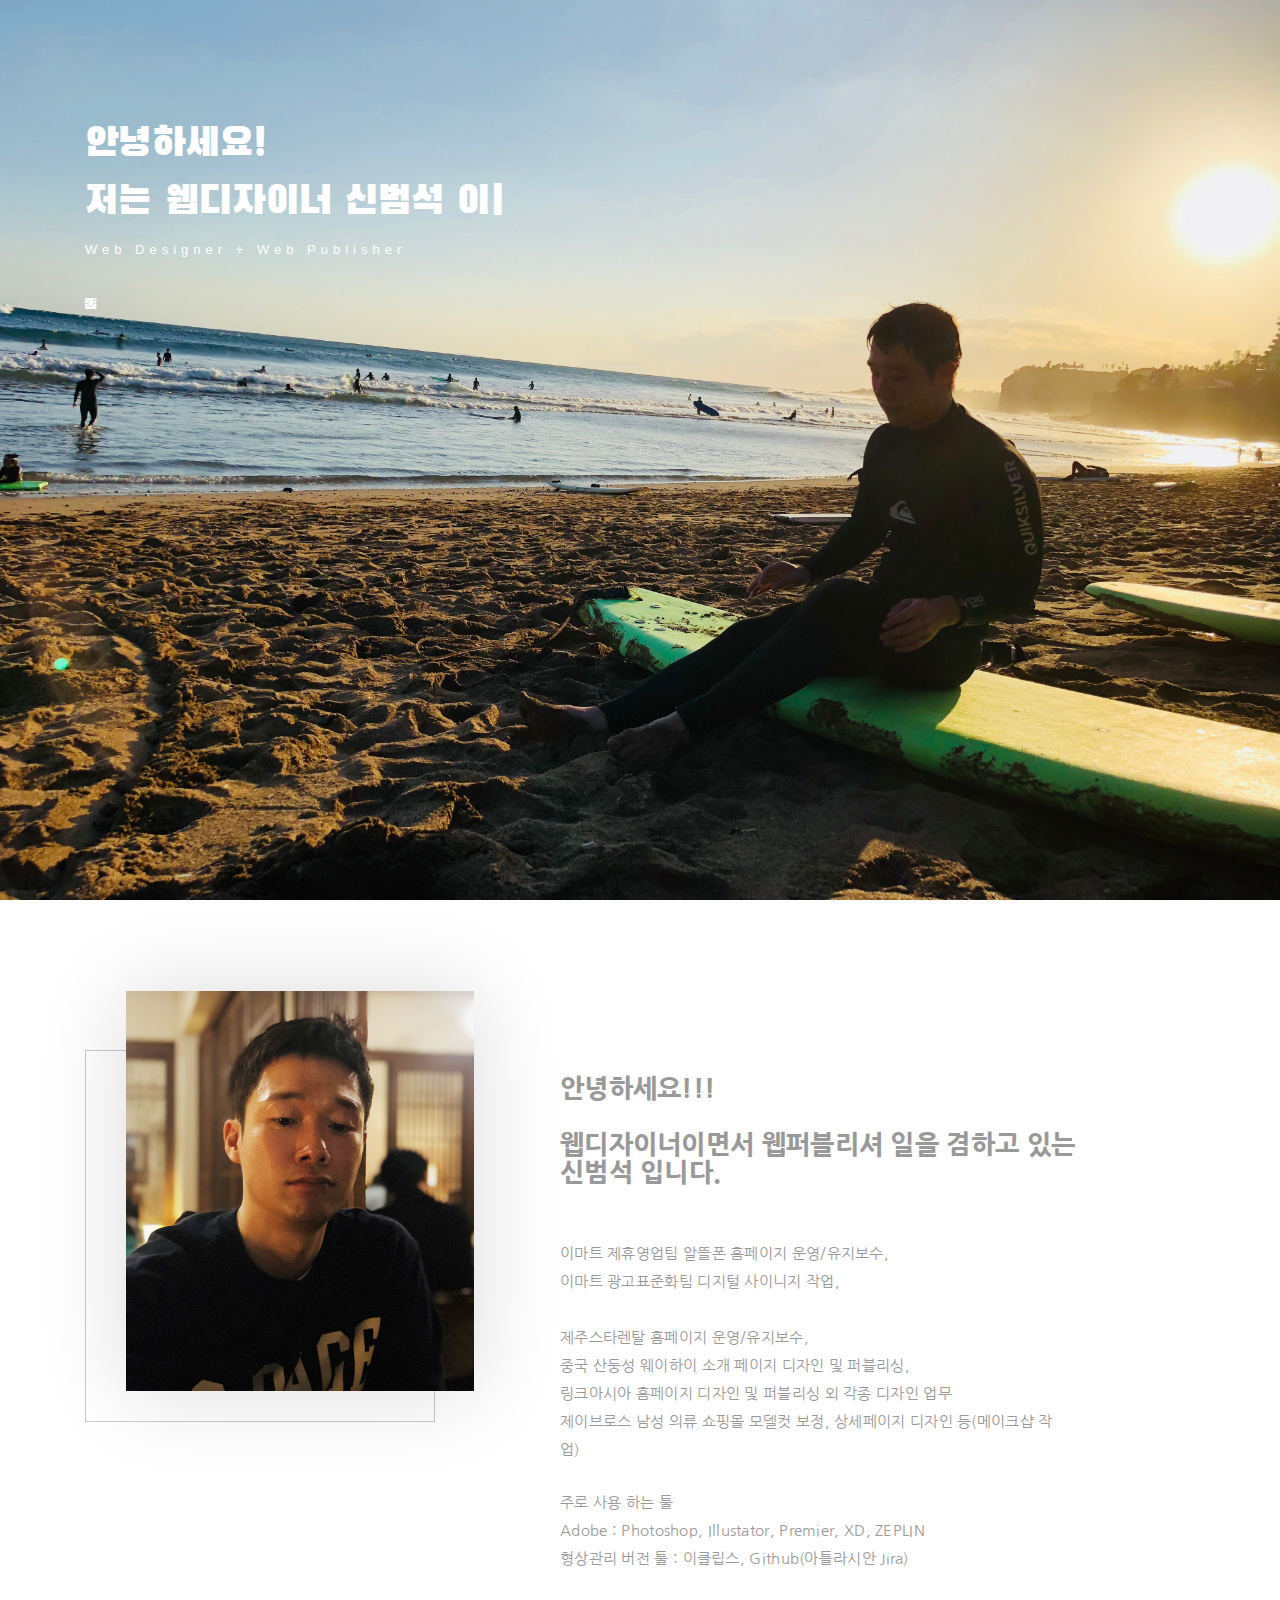
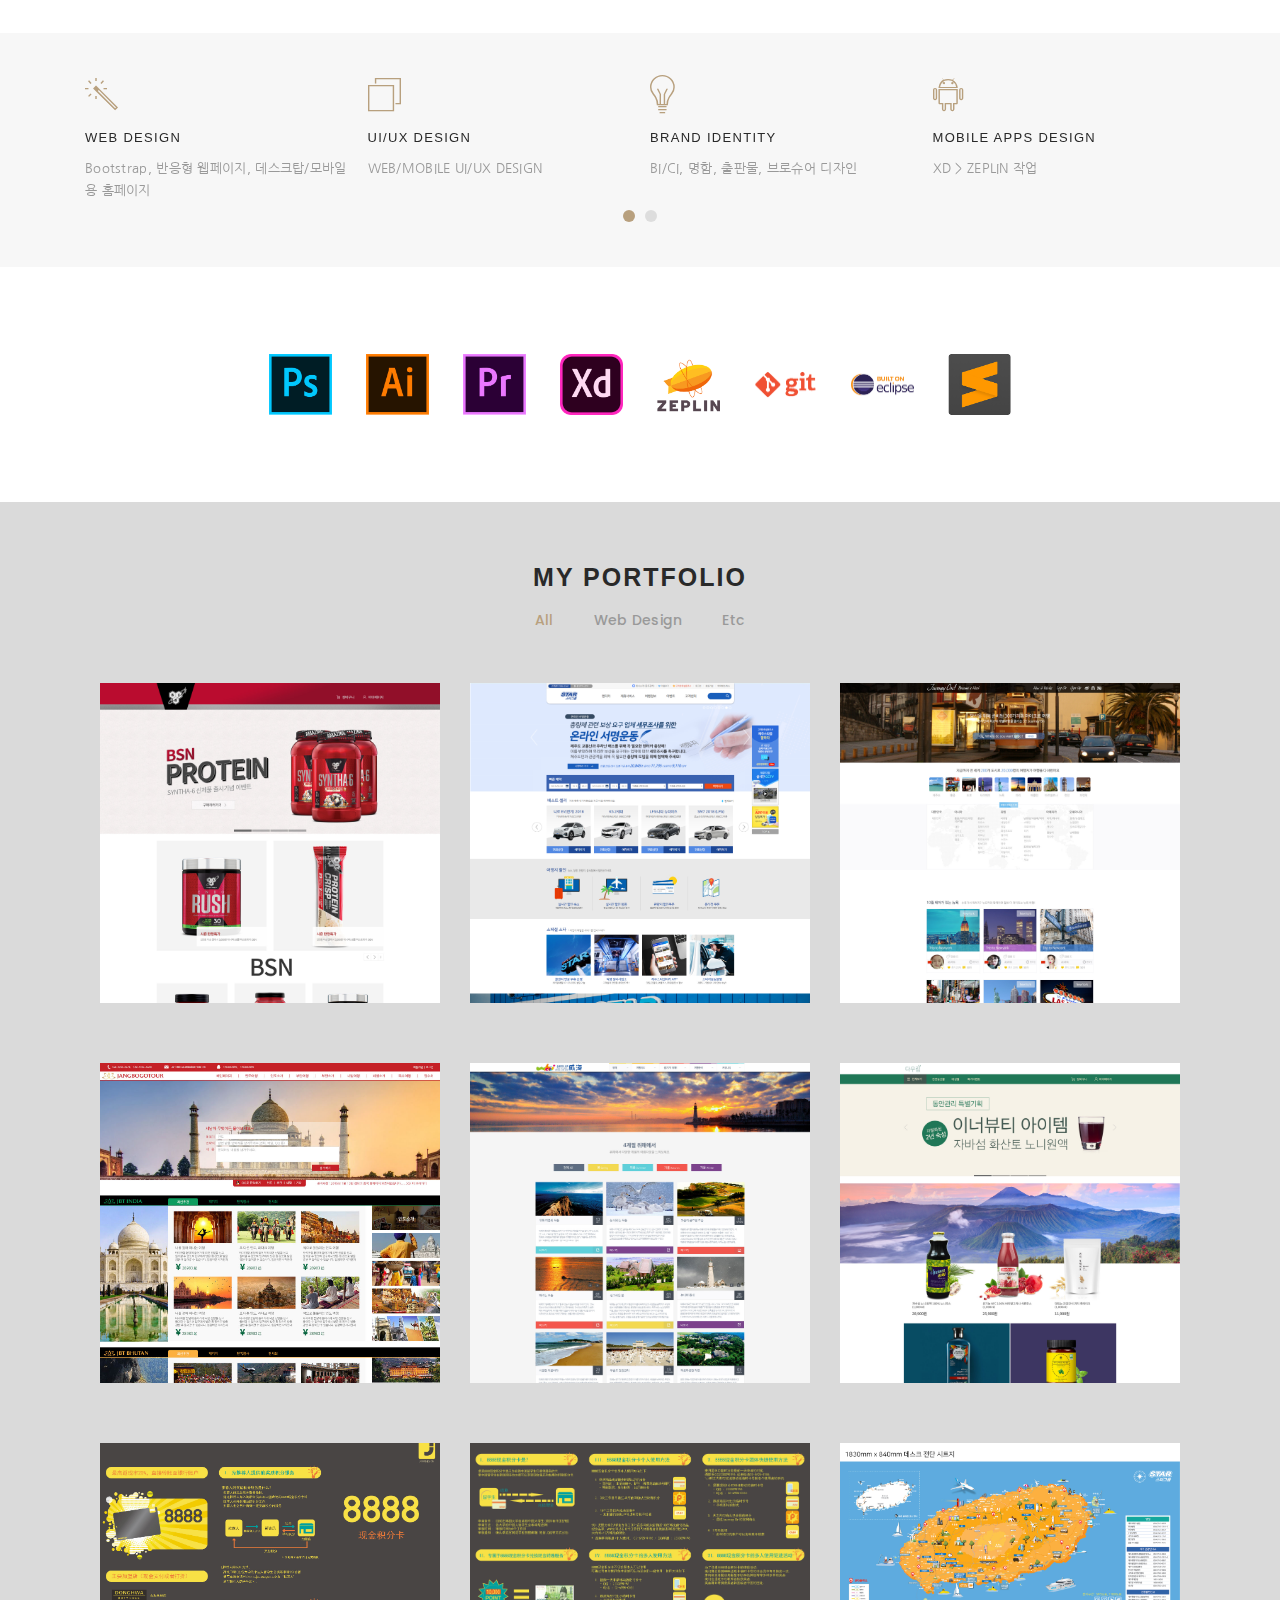
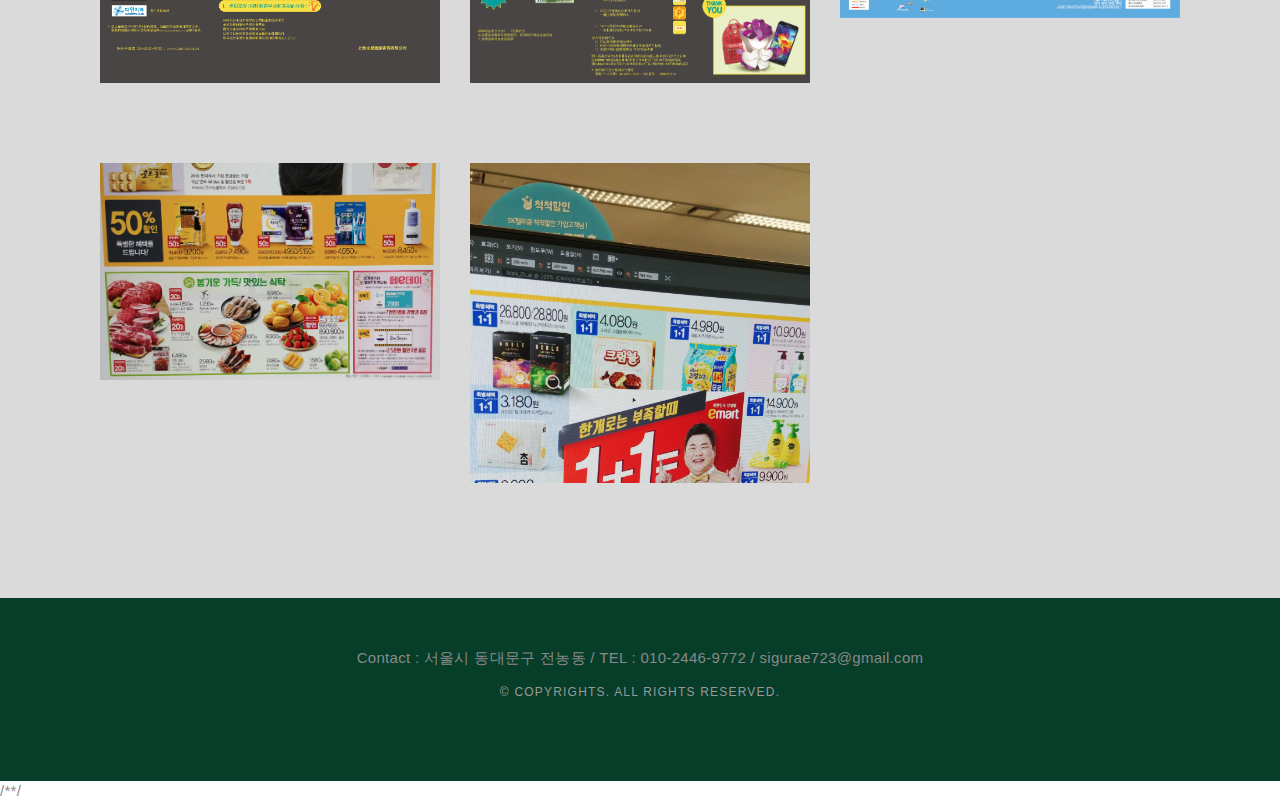
<file: index.html>
<!DOCTYPE html>
<html lang="kr">

<head>
  <!-- meta -->
  <meta charset="utf-8">
  <meta content="width=device-width, initial-scale=1.0" name="viewport">

  <title>범석 포트폴리오</title>
  <meta content="" name="keywords">
  <meta content="" name="description">

  <!-- Google Fonts -->
  <link href="https://fonts.googleapis.com/css?family=Poppins:300,300i,400,400i,500,500i,600,600i,700,700i|Playfair+Display:400,400i,700,700i,900,900i" rel="stylesheet">
  <link href="https://fonts.googleapis.com/css?family=Black+Han+Sans" rel="stylesheet">
  <link href="https://fonts.googleapis.com/css?family=Nanum+Gothic&amp;subset=korean" rel="stylesheet">

  <!-- Bootstrap CSS File -->
  <link href="lib/bootstrap/css/bootstrap.min.css" rel="stylesheet">

  <!-- Libraries CSS Files -->
  <link href="lib/ionicons/css/ionicons.min.css" rel="stylesheet">
  <link href="lib/owlcarousel/assets/owl.carousel.min.css" rel="stylesheet">
  <link href="lib/magnific-popup/magnific-popup.css" rel="stylesheet">
  <link href="lib/hover/hover.min.css" rel="stylesheet">

  <!-- Main Stylesheet File -->
  <link href="css/style.css" rel="stylesheet">

  <!-- animate CSS -->
  <link rel="stylesheet" href="css/animate.css">

  <!-- Responsive css -->
  <link href="css/responsive.css" rel="stylesheet">

  <!-- Favicon -->
  <link rel="shortcut icon" href="images/favicon.png">

</head>

<body>

  <!-- start section navbar -->
  <nav id="main-nav">
    <div class="row">
      <div class="container">

        <div class="logo">
          <!-- <a href="index.html"><img src="images/logo.png" alt="logo"></a> -->
        </div>

        <div class="responsive"><i data-icon="m" class="ion-navicon-round"></i></div>

        <ul class="nav-menu list-unstyled">
          <li><a href="#header" class="smoothScroll">Home</a></li>
          <li><a href="#about" class="smoothScroll">About</a></li>
          <li><a href="#portfolio" class="smoothScroll">Portfolio</a></li>
          <!-- <li><a href="#journal" class="smoothScroll">Blog</a></li> -->
          <li><a href="#contact" class="smoothScroll">Contact</a></li>
        </ul>

      </div>
    </div>
  </nav>
  <!-- End section navbar -->


  <!-- start section header -->
  <div id="header" class="home">

    <div class="container">
      <div class="header-content">
      	<h1 class="title_txt">안녕하세요!<span class=""></span></h1>
        <h1 class="title_txt"><span class="typed"></span></h1>
        <p>Web Designer + Web Publisher</p>

        <ul class="list-unstyled list-social">
          <!-- <li><a href=""><i class="ion-social-facebook"></i></a></li> -->
          <li><a href="https://www.instagram.com/bb_rush7/"><i class="ion-social-instagram"></i></a></li>
        </ul>
      </div>
    </div>
  </div>
  <!-- End section header -->


  <!-- start section about us -->
  <div id="about" class="paddsection">
    <div class="container">
      <div class="row justify-content-between">

        <div class="col-lg-4 ">
          <div class="div-img-bg">
            <div class="about-img">
              <img src="img/me2.jpg" class="img-responsive" alt="me">
            </div>
          </div>
        </div>

        <div class="col-lg-7">
          <div class="about-descr">

            <p class="p-heading">안녕하세요!!!<br><br>웹디자이너이면서 웹퍼블리셔 일을 겸하고 있는<br>신범석 입니다.</p>
            <p class="separator"><br>
    		이마트 제휴영업팀 알뜰폰 홈페이지 운영/유지보수,<br>
            이마트 광고표준화팀 디지털 사이니지 작업,<br><br>
            제주스타렌탈 홈페이지 운영/유지보수,<br>
            중국 산둥성 웨이하이 소개 페이지 디자인 및 퍼블리싱,<br>
            링크아시아 홈페이지 디자인 및 퍼블리싱 외 각종 디자인 업무<br>
            제이브로스 남성 의류 쇼핑몰 모델컷 보정, 상세페이지 디자인 등(메이크샵 작업)
            </p>
            <p class="separator">주로 사용 하는 툴<br>
            Adobe : Photoshop, Illustator, Premier, XD, ZEPLIN<br>
            형상관리 버전 툴 : 이클립스, Github(아틀라시안 Jira) 
            </p>

          </div>

        </div>
      </div>
    </div>
  </div>
  <!-- end section about us -->


  <!-- start section services -->
  <div id="services">
    <div class="container">

        <div class="services-carousel owl-theme">

          <div class="services-block">

            <i class="ion-ios-color-wand-outline"></i>
            <span>WEB DESIGN</span>
            <p class="separator">Bootstrap, 반응형 웹페이지, 데스크탑/모바일용 홈페이지</p>

          </div>	

          <div class="services-block">

            <i class="ion-ios-browsers-outline"></i>
            <span>UI/UX DESIGN</span>
            <p class="separator">WEB/MOBILE UI/UX DESIGN</p>

          </div>

          <div class="services-block">

            <i class="ion-ios-lightbulb-outline"></i>
            <span>BRAND IDENTITY</span>
            <p class="separator">BI/CI, 명함, 출판물, 브로슈어 디자인</p>

          </div>

          <div class="services-block">

            <i class="ion-social-android-outline"></i>
            <span>MOBILE APPS DESIGN</span>
            <p class="separator">XD > ZEPLIN 작업</p>

          </div>

          <div class="services-block">

            <i class="ion-ios-analytics-outline"></i>
            <span>WEB PUBLISHING</span>
            <p class="separator">HTML5/CSS3, jQuery 활용</p>

          </div>

          <!-- <div class="services-block">

            <i class="ion-ios-camera-outline"></i>
            <span>PHOTOGRAPHY</span>
            <p class="separator"></p>

          </div> -->

        </div>

    </div>

  </div>
  <!-- end section services -->



	<!-- <div id="pic" class="">
		<div class="container">
			<div class="row">
        		<div class="col-md-12 text-center">
        			<img class="img-fluid center-block col-12 col-sm-10 col-lg-10 col-md-10" src="img/sample.jpg" alt="img">
        		</div>
			</div>
		</div>
	</div> -->


  	<div id="icon" class="">
		<div class="container">
			<div class="row">
        		<div class="col-md-12 text-center">
        			<img class="img-fluid center-block col-3 col-sm-2 col-lg-1 col-md-2" src="img/icon01.png" alt="img">
        			<img class="img-fluid center-block col-3 col-sm-2 col-lg-1 col-md-2" src="img/icon02.png" alt="img">
        			<img class="img-fluid center-block col-3 col-sm-2 col-lg-1 col-md-2" src="img/icon03.png" alt="img">
        			<img class="img-fluid center-block col-3 col-sm-2 col-lg-1 col-md-2" src="img/icon04.png" alt="img">
        			<img class="img-fluid center-block col-3 col-sm-2 col-lg-1 col-md-2" src="img/icon05.png" alt="img">
        			<img class="img-fluid center-block col-3 col-sm-2 col-lg-1 col-md-2" src="img/icon06.png" alt="img">
        			<img class="img-fluid center-block col-3 col-sm-2 col-lg-1 col-md-2" src="img/icon07.png" alt="img">
        			<img class="img-fluid center-block col-3 col-sm-2 col-lg-1 col-md-2" src="img/icon08.png" alt="img">
        		</div>
			</div>
		</div>
	</div>



  <!-- start section portfolio -->
  <div id="portfolio" class="text-center paddsection">

    <div class="container">
      <div class="section-title text-center">
        <h2>My Portfolio</h2>
      </div>
    </div>

    <div class="container">
      <div class="row">
        <div class="col-md-12">

          <div class="portfolio-list">

            <ul class="nav list-unstyled" id="portfolio-flters">
              <li class="filter filter-active" data-filter=".all">all</li>
              <!-- <li class="filter" data-filter=".branding">branding</li> -->
              <!-- <li class="filter" data-filter=".mockups">mockups</li> -->
              <!-- <li class="filter" data-filter=".uikits">ui kits</li> -->
              <li class="filter" data-filter=".webdesign">web design</li>
              <li class="filter" data-filter=".photography">etc</li>
            </ul>

          </div>

          <div class="portfolio-container">

          	<div class="col-lg-4 col-md-6 portfolio-thumbnail all webdesign">
              <a class="popup-img" href="img/portfolio16.jpg">
                <img src="img/portfolio16.jpg" alt="img">
              </a>
            </div>

          	<div class="col-lg-4 col-md-6 portfolio-thumbnail all webdesign">
              <a class="popup-img" href="img/portfolio08.jpg">
                <img src="img/portfolio08.jpg" alt="img">
              </a>
            </div>

            <div class="col-lg-4 col-md-6 portfolio-thumbnail all webdesign">
              <a class="popup-img" href="img/portfolio01.jpg">
                <img src="img/portfolio01.jpg" alt="img">
              </a>
            </div>

            <div class="col-lg-4 col-md-6 portfolio-thumbnail all mockups webdesign">
              <a class="popup-img" href="img/portfolio02.jpg">
                <img src="img/portfolio02.jpg"  alt="img">
              </a>
            </div>

            <div class="col-lg-4 col-md-6 portfolio-thumbnail all webdesign">
              <a class="popup-img" href="img/portfolio03.jpg">
                <img src="img/portfolio03.jpg" alt="img">
              </a>
            </div>

            <div class="col-lg-4 col-md-6 portfolio-thumbnail all webdesign">
              <a class="popup-img" href="img/portfolio07.jpg">
                <img src="img/portfolio07.jpg" alt="img">
              </a>
            </div>

            <!-- <div class="col-lg-4 col-md-6 portfolio-thumbnail all photography">
              <a class="popup-img" href="img/portfolio04.jpg">
                <img src="img/portfolio04.jpg" alt="img">
              </a>
            </div>

            <div class="col-lg-4 col-md-6 portfolio-thumbnail all photography">
              <a class="popup-img" href="img/portfolio05.jpg">
                <img src="img/portfolio05.jpg" alt="img">
              </a>
            </div>

            <div class="col-lg-4 col-md-6 portfolio-thumbnail all photography">
              <a class="popup-img" href="img/portfolio06.jpg">
                <img src="img/portfolio06.jpg" alt="img">
              </a>
            </div> -->

            <div class="col-lg-4 col-md-6 portfolio-thumbnail all photography">
              <a class="popup-img" href="img/portfolio09.jpg">
                <img src="img/portfolio09.jpg" alt="img">
              </a>
            </div>

            <div class="col-lg-4 col-md-6 portfolio-thumbnail all photography">
              <a class="popup-img" href="img/portfolio10.jpg">
                <img src="img/portfolio10.jpg" alt="img">
              </a>
            </div>

            <!-- <div class="col-lg-4 col-md-6 portfolio-thumbnail all photography">
              <a class="popup-img" href="img/portfolio11.jpg">
                <img src="img/portfolio11.jpg" alt="img">
              </a>
            </div> -->

            <div class="col-lg-4 col-md-6 portfolio-thumbnail all photography">
              <a class="popup-img" href="img/portfolio12.jpg">
                <img src="img/portfolio12.jpg" alt="img">
              </a>
            </div>

            <div class="col-lg-4 col-md-6 portfolio-thumbnail all photography">
              <a class="popup-img" href="img/portfolio13.jpg">
                <img src="img/portfolio13.jpg" alt="img">
              </a>
            </div>

            <div class="col-lg-4 col-md-6 portfolio-thumbnail all photography">
              <a class="popup-img" href="img/portfolio14.jpg">
                <img src="img/portfolio14.jpg" alt="img">
              </a>
            </div>

          </div>
        </div>
      </div>
    </div>

  </div>
  <!-- End section portfolio -->


  <!-- start sectoion contact -->
  <!-- <div id="contact" class="paddsection">
    <div class="container">
      <div class="contact-block1">
        <div class="row">

          <div class="col-lg-6">
            <div class="contact-contact">

              <h2 class="">Contact</h2>

              <ul class="contact-details">
                <li><span>서울시 동대문구 전농동 / TEL : 010-2446-9772 / sigurae723@gmail.com</span></li>
              </ul>

            </div>
          </div>

          <div class="col-lg-6">
            <form action="" method="post" role="form" class="contactForm">
              <div class="row">

                <div id="sendmessage">Your message has been sent. Thank you!</div>
                <div id="errormessage"></div>

                <div class="col-lg-6">
                  <div class="form-group contact-block1">
                    <input type="text" name="name" class="form-control" id="name" placeholder="Your Name" data-rule="minlen:4" data-msg="Please enter at least 4 chars" />
                    <div class="validation"></div>
                  </div>
                </div>

                <div class="col-lg-6">
                  <div class="form-group">
                    <input type="email" class="form-control" name="email" id="email" placeholder="Your Email" data-rule="email" data-msg="Please enter a valid email" />
                    <div class="validation"></div>
                  </div>
                </div>

                <div class="col-lg-12">
                  <div class="form-group">
                    <input type="text" class="form-control" name="subject" id="subject" placeholder="Subject" data-rule="minlen:4" data-msg="Please enter at least 8 chars of subject" />
                    <div class="validation"></div>
                  </div>
                </div>

                <div class="col-lg-12">
                  <div class="form-group">
                    <textarea class="form-control" name="message" rows="12" data-rule="required" data-msg="Please write something for us" placeholder="Message"></textarea>
                    <div class="validation"></div>
                  </div>
                </div>

                <div class="col-lg-12">
                  <input type="submit" class="btn btn-defeault btn-send" value="Send message">
                </div>

              </div>
            </form>
          </div>
        
        </div>
      </div>
    </div>
  </div>
  <!-- start sectoion contact --> 



  <!-- start section footer -->
  <div id="footer" class="text-center">
    <div class="container">

    	<ul class="contact-details">
            <li><span>Contact : 서울시 동대문구 전농동 / TEL : 010-2446-9772 / sigurae723@gmail.com</span></li>
                <!-- <li><span>+82 010-2446-9772</span></li> -->
                <!-- <li><span>sigurae723@gmail.com</span></li> -->
        </ul>
      <!-- <div class="socials-media text-center">

        <ul class="list-unstyled">
          <li><a href="#"><i class="ion-social-facebook"></i></a></li>
          <li><a href="#"><i class="ion-social-twitter"></i></a></li>
          <li><a href="#"><i class="ion-social-instagram"></i></a></li>
          <li><a href="#"><i class="ion-social-googleplus"></i></a></li>
          <li><a href="#"><i class="ion-social-tumblr"></i></a></li>
        </ul>

      </div> -->

      <p>&copy; Copyrights. All rights reserved.</p>


    </div>
  </div>
  <!-- End section footer -->

  <a href="#home" id="homeButton" aria-label="홈으로 이동">Home</a>

  <!-- JavaScript Libraries -->
  <script src="lib/jquery/jquery.min.js"></script>
  <script src="lib/jquery/jquery-migrate.min.js"></script>
  <script src="lib/bootstrap/js/bootstrap.bundle.min.js"></script>
  <script src="lib/typed/typed.js"></script>
  <script src="lib/owlcarousel/owl.carousel.min.js"></script>
  <script src="lib/magnific-popup/magnific-popup.min.js"></script>
  <script src="lib/isotope/isotope.pkgd.min.js"></script>

  <!-- Contact Form JavaScript File -->
  <script src="contactform/contactform.js"></script>

  /**/

  <!-- Template Main Javascript File -->
  <script src="js/main.js"></script>
  
</body>

</html>
</file>
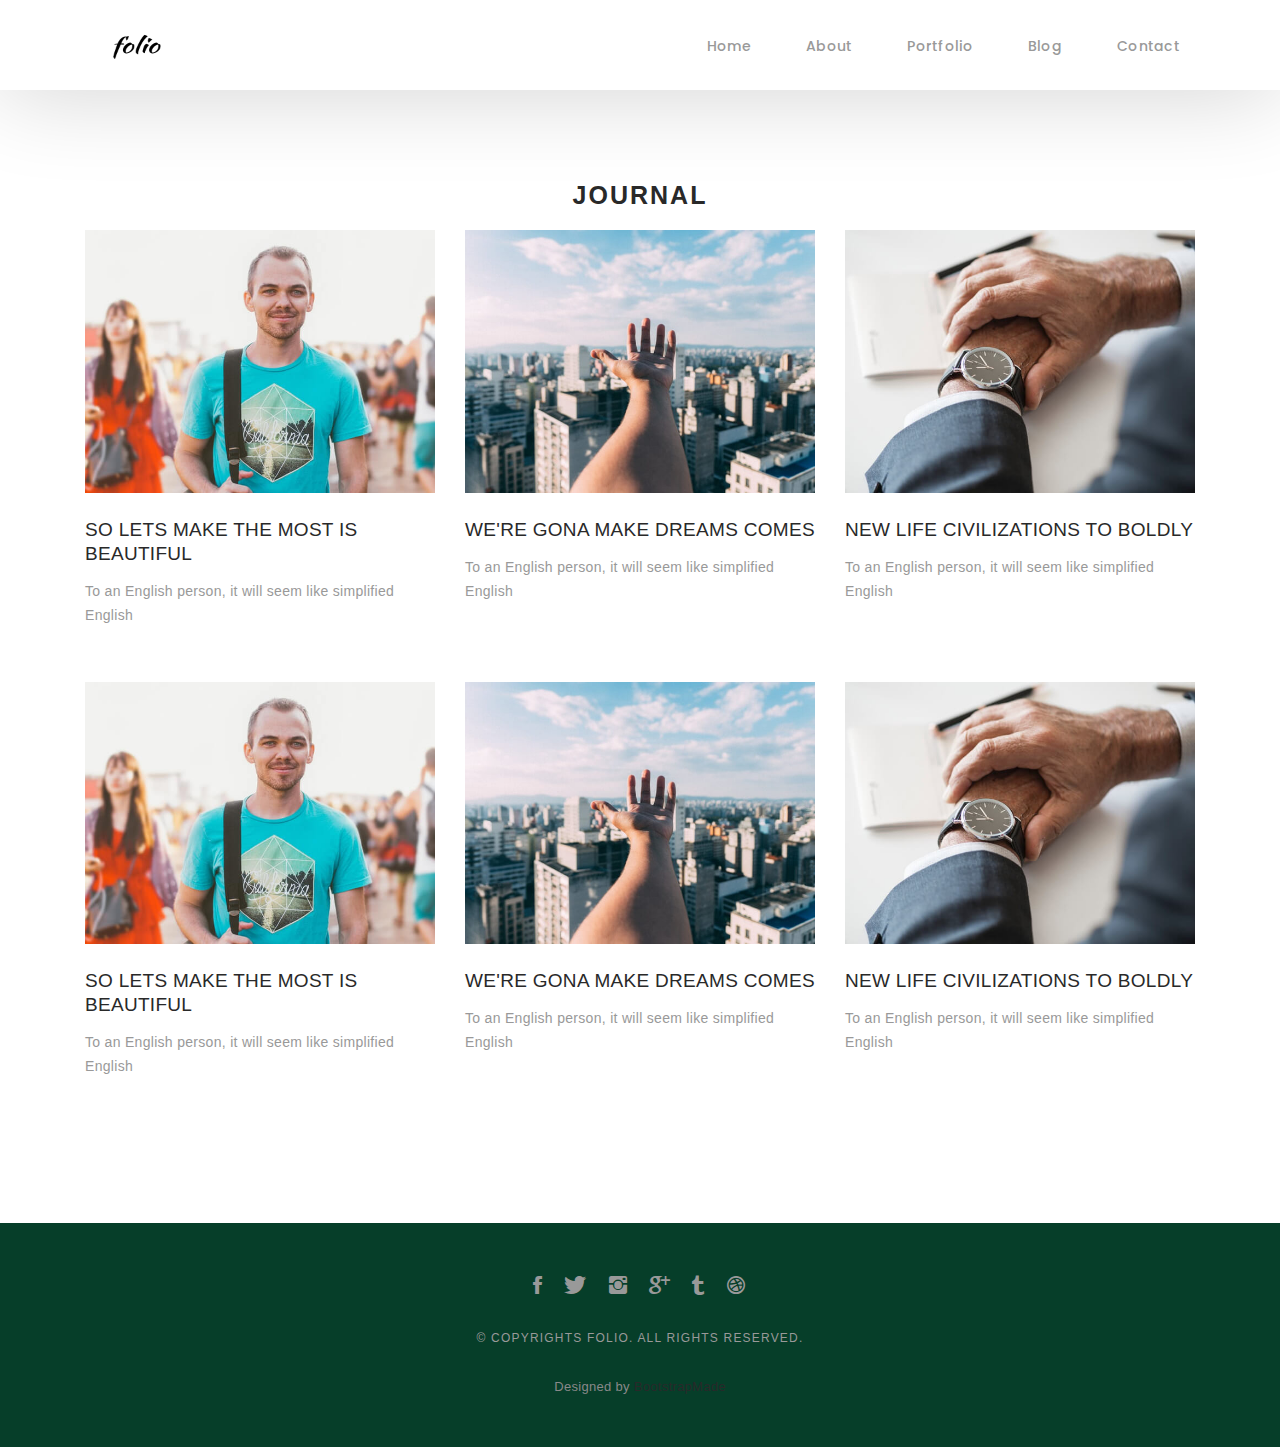
<file: blog-grid.html>
<!DOCTYPE html>
<html lang="en">

<head>
  <!-- meta -->
  <meta charset="utf-8">
  <meta content="width=device-width, initial-scale=1.0" name="viewport">

  <title>Folio - Blog Grid</title>
  <meta content="" name="keywords">
  <meta content="" name="description">

  <!-- Google Fonts -->
  <link href="https://fonts.googleapis.com/css?family=Poppins:300,300i,400,400i,500,500i,600,600i,700,700i|Playfair+Display:400,400i,700,700i,900,900i" rel="stylesheet">

  <!-- Bootstrap CSS File -->
  <link href="lib/bootstrap/css/bootstrap.min.css" rel="stylesheet">

  <!-- Libraries CSS Files -->
  <link href="lib/ionicons/css/ionicons.min.css" rel="stylesheet">
  <link href="lib/owlcarousel/assets/owl.carousel.min.css" rel="stylesheet">
  <link href="lib/magnific-popup/magnific-popup.css" rel="stylesheet">
  <link href="lib/hover/hover.min.css" rel="stylesheet">

  <!-- Blog Stylesheet File -->
  <link href="css/blog.css" rel="stylesheet">

  <!-- Main Stylesheet File -->
  <link href="css/style.css" rel="stylesheet">

  <!-- Responsive css -->
  <link href="css/responsive.css" rel="stylesheet">

  <!-- Favicon -->
  <link rel="shortcut icon" href="images/favicon.png">

  <!-- =======================================================
    Theme Name: Folio
    Theme URL: https://bootstrapmade.com/folio-bootstrap-portfolio-template/
    Author: BootstrapMade.com
    Author URL: https://bootstrapmade.com
  ======================================================= -->
</head>

<body>

  <!-- start section navbar -->
  <nav id="main-nav-subpage" class="subpage-nav">
    <div class="row">
      <div class="container">

        <div class="logo">
          <a href="index.html"><img src="images/logo.png" alt="logo"></a>
        </div>

        <div class="responsive"><i data-icon="m" class="ion-navicon-round"></i></div>

        <ul class="nav-menu list-unstyled">
          <li><a href="#homee" class="smoothScroll">Home</a></li>
          <li><a href="#about" class="smoothScroll">About</a></li>
          <li><a href="#portfolio" class="smoothScroll">Portfolio</a></li>
          <li><a href="#blog" class="smoothScroll">Blog</a></li>
          <li><a href="#contact" class="smoothScroll">Contact</a></li>
        </ul>

      </div>
    </div>
  </nav>
  <!-- End section navbar -->

  <!-- start section journal -->
  <div id="journal-blog" class="text-left  paddsections">

    <div class="container">
      <div class="section-title text-center">
        <h2>journal</h2>
      </div>
    </div>

    <div class="container">
      <div class="journal-block">
        <div class="row">

          <div class="col-lg-4 col-md-6">
            <div class="journal-info mb-30">

              <a href="blog-single.html"><img src="images/blog-post-1.jpg" class="img-responsive" alt="img"></a>

              <div class="journal-txt">

                <h4><a href="blog-single.html">SO LETS MAKE THE MOST IS BEAUTIFUL</a></h4>
                <p class="separator">To an English person, it will seem like simplified English
                </p>

              </div>

            </div>
          </div>

          <div class="col-lg-4 col-md-6">
            <div class="journal-info mb-30">

              <a href="blog-single.html"><img src="images/blog-post-2.jpg" class="img-responsive" alt="img"></a>

              <div class="journal-txt">

                <h4><a href="blog-single.html">WE'RE GONA MAKE DREAMS COMES</a></h4>
                <p class="separator">To an English person, it will seem like simplified English
                </p>

              </div>

            </div>
          </div>

          <div class="col-lg-4 col-md-6">
            <div class="journal-info mb-30">

              <a href="blog-single.html"><img src="images/blog-post-3.jpg" class="img-responsive" alt="img"></a>

              <div class="journal-txt">

                <h4><a href="blog-single.html">NEW LIFE CIVILIZATIONS TO BOLDLY</a></h4>
                <p class="separator">To an English person, it will seem like simplified English
                </p>

              </div>

            </div>
          </div>

          <div class="col-lg-4 col-md-6">
            <div class="journal-info mb-30">

              <a href="blog-single.html"><img src="images/blog-post-1.jpg" class="img-responsive" alt="img"></a>

              <div class="journal-txt">

                <h4><a href="blog-single.html">SO LETS MAKE THE MOST IS BEAUTIFUL</a></h4>
                <p class="separator">To an English person, it will seem like simplified English
                </p>

              </div>

            </div>
          </div>

          <div class="col-lg-4 col-md-6">
            <div class="journal-info mb-30">

              <a href="blog-single.html"><img src="images/blog-post-2.jpg" class="img-responsive" alt="img"></a>

              <div class="journal-txt">

                <h4><a href="blog-single.html">WE'RE GONA MAKE DREAMS COMES</a></h4>
                <p class="separator">To an English person, it will seem like simplified English
                </p>

              </div>

            </div>
          </div>

          <div class="col-lg-4 col-md-6">
            <div class="journal-info mb-30">

              <a href="blog-single.html"><img src="images/blog-post-3.jpg" class="img-responsive" alt="img"></a>

              <div class="journal-txt">

                <h4><a href="blog-single.html">NEW LIFE CIVILIZATIONS TO BOLDLY</a></h4>
                <p class="separator">To an English person, it will seem like simplified English
                </p>

              </div>

            </div>
          </div>

        </div>
      </div>
    </div>
  </div>
  <!-- End section journal -->


  <!-- start section footer -->
  <div id="footer" class="text-center">
    <div class="container">
      <div class="socials-media text-center">

        <ul class="list-unstyled">
          <li><a href="#"><i class="ion-social-facebook"></i></a></li>
          <li><a href="#"><i class="ion-social-twitter"></i></a></li>
          <li><a href="#"><i class="ion-social-instagram"></i></a></li>
          <li><a href="#"><i class="ion-social-googleplus"></i></a></li>
          <li><a href="#"><i class="ion-social-tumblr"></i></a></li>
          <li><a href="#"><i class="ion-social-dribbble"></i></a></li>
        </ul>

      </div>

      <p>&copy; Copyrights Folio. All rights reserved.</p>

      <div class="credits">
        <!--
          All the links in the footer should remain intact.
          You can delete the links only if you purchased the pro version.
          Licensing information: https://bootstrapmade.com/license/
          Purchase the pro version with working PHP/AJAX contact form: https://bootstrapmade.com/buy/?theme=Folio
        -->
        Designed by <a href="https://bootstrapmade.com/">BootstrapMade</a>
      </div>

    </div>
  </div>
  <!-- End section footer -->

  <!-- JavaScript Libraries -->
  <script src="lib/jquery/jquery.min.js"></script>
  <script src="lib/jquery/jquery-migrate.min.js"></script>
  <script src="lib/bootstrap/js/bootstrap.bundle.min.js"></script>
  <script src="lib/typed/typed.js"></script>
  <script src="lib/owlcarousel/owl.carousel.min.js"></script>
  <script src="lib/magnific-popup/magnific-popup.min.js"></script>
  <script src="lib/isotope/isotope.pkgd.min.js"></script>

  <!-- Contact Form JavaScript File -->
  <script src="contactform/contactform.js"></script>

  <!-- Template Main Javascript File -->
  <script src="js/main.js"></script>

</body>

</html>
</file>
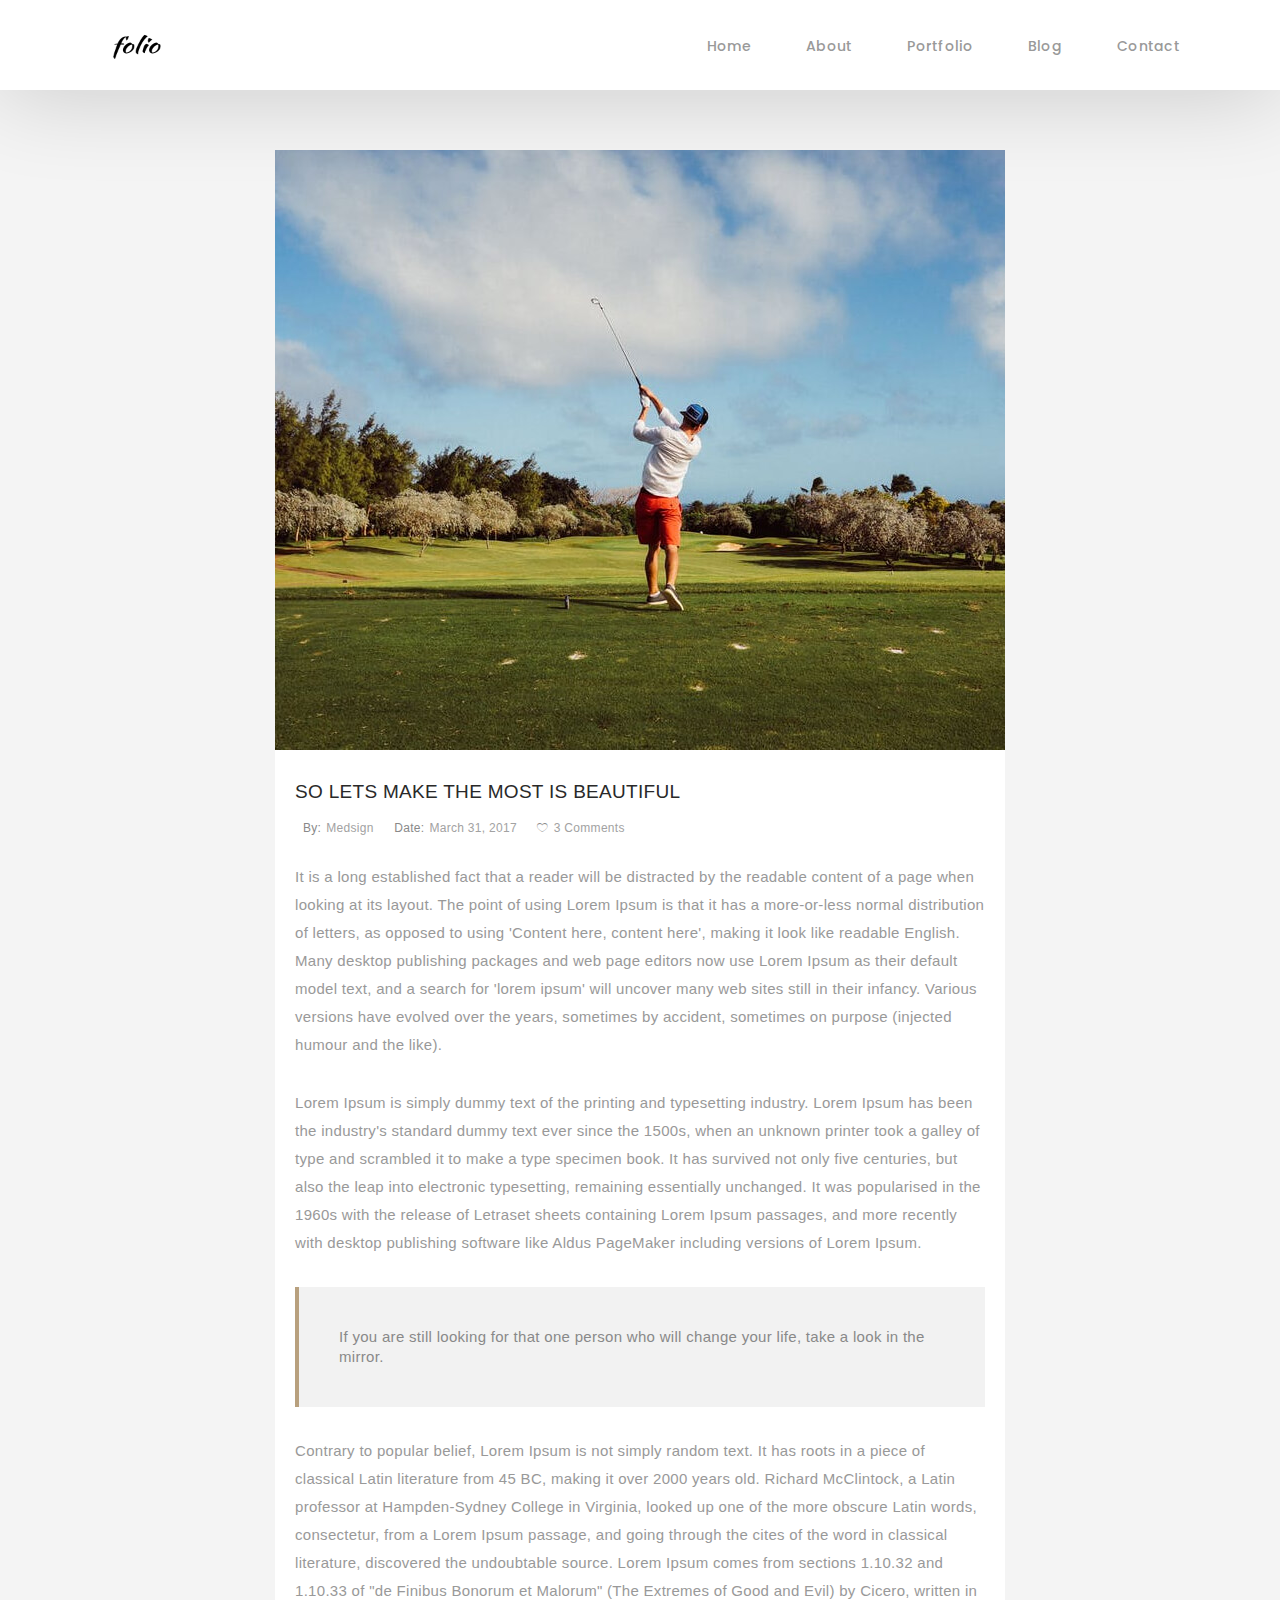
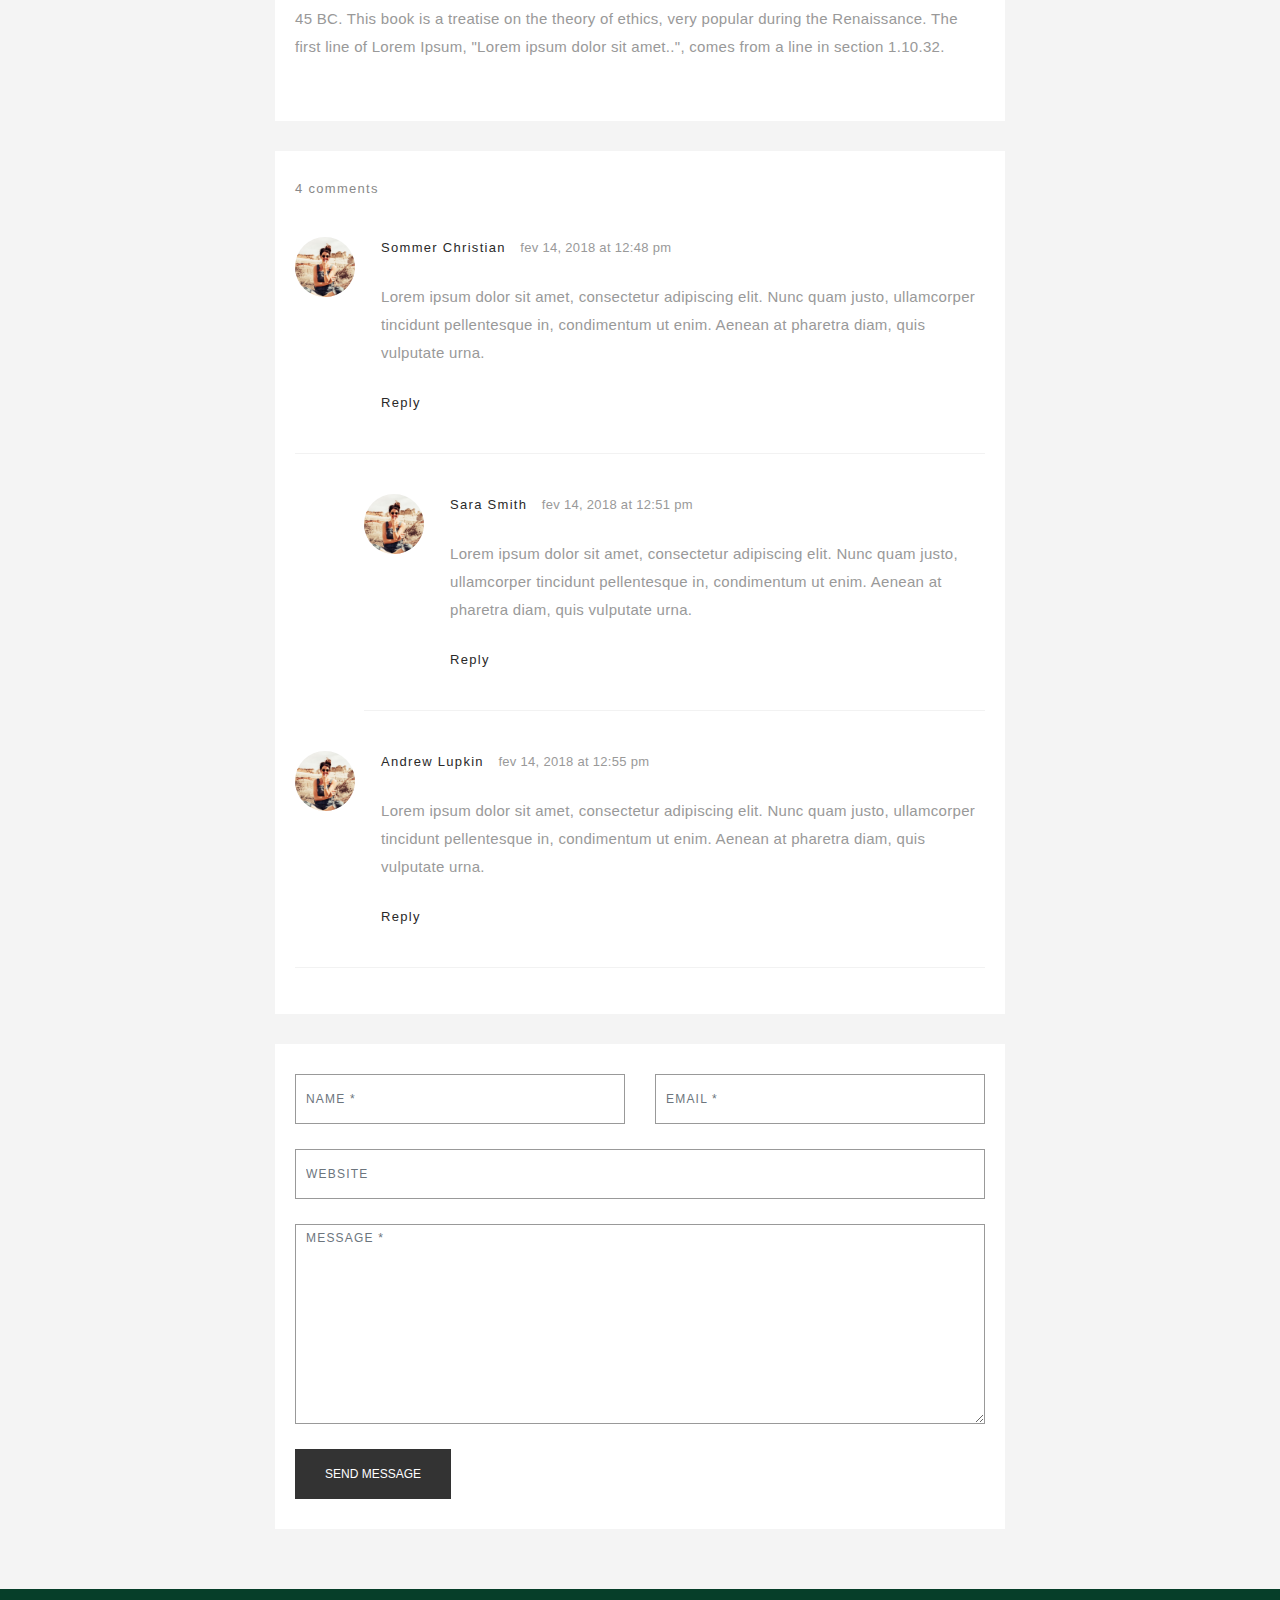
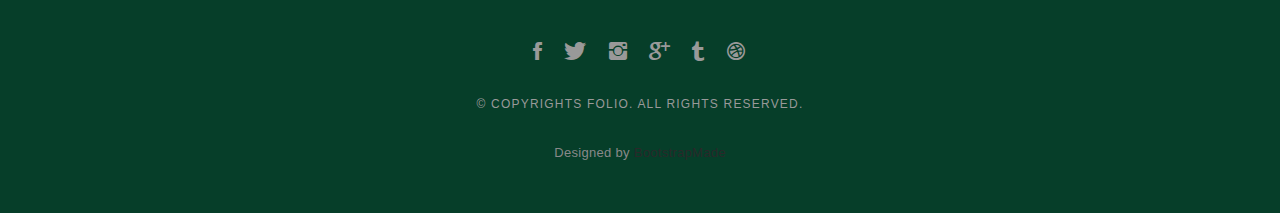
<file: blog-single.html>
<!DOCTYPE html>
<html lang="en">

<head>
  <!-- meta -->
  <meta charset="utf-8">
  <meta content="width=device-width, initial-scale=1.0" name="viewport">

  <title>Folio - Blog Singlee</title>
  <meta content="" name="keywords">
  <meta content="" name="description">

  <!-- Google Fonts -->
  <link href="https://fonts.googleapis.com/css?family=Poppins:300,300i,400,400i,500,500i,600,600i,700,700i|Playfair+Display:400,400i,700,700i,900,900i" rel="stylesheet">

  <!-- Bootstrap CSS File -->
  <link href="lib/bootstrap/css/bootstrap.min.css" rel="stylesheet">

  <!-- Libraries CSS Files -->
  <link href="lib/ionicons/css/ionicons.min.css" rel="stylesheet">
  <link href="lib/owlcarousel/assets/owl.carousel.min.css" rel="stylesheet">
  <link href="lib/magnific-popup/magnific-popup.css" rel="stylesheet">
  <link href="lib/hover/hover.min.css" rel="stylesheet">

  <!-- Blog Stylesheet File -->
  <link href="css/blog.css" rel="stylesheet">

  <!-- Main Stylesheet File -->
  <link href="css/style.css" rel="stylesheet">

  <!-- Responsive css -->
  <link href="css/responsive.css" rel="stylesheet">

  <!-- Favicon -->
  <link rel="shortcut icon" href="images/favicon.png">

  <!-- =======================================================
    Theme Name: Folio
    Theme URL: https://bootstrapmade.com/folio-bootstrap-portfolio-template/
    Author: BootstrapMade.com
    Author URL: https://bootstrapmade.com
  ======================================================= -->
</head>

<body>

  <!-- start section navbar -->
  <nav id="main-nav-subpage" class="subpage-nav">
    <div class="row">
      <div class="container">

        <div class="logo">
          <a href="index.html"><img src="images/logo.png" alt="logo"></a>
        </div>

        <div class="responsive"><i data-icon="m" class="ion-navicon-round"></i></div>

        <ul class="nav-menu list-unstyled">
          <li><a href="#homee" class="smoothScroll">Home</a></li>
          <li><a href="#about" class="smoothScroll">About</a></li>
          <li><a href="#portfolio" class="smoothScroll">Portfolio</a></li>
          <li><a href="#blog" class="smoothScroll">Blog</a></li>
          <li><a href="#contact" class="smoothScroll">Contact</a></li>
        </ul>
      </div>
    </div>
  </nav>
  <!-- End section navbar -->
  <!-- start section main content -->
  <div class="main-content paddsection">
    <div class="container">
      <div class="row justify-content-center">
        <div class="col-md-8 col-md-offset-2">
          <div class="row">
            <div class="container-main single-main">
              <div class="col-md-12">
                <div class="block-main mb-30">
                  <img src="images/blog-post-big.jpg" class="img-responsive" alt="reviews2">
                  <div class="content-main single-post padDiv">
                    <div class="journal-txt">
                      <h4><a href="#">SO LETS MAKE THE MOST IS BEAUTIFUL</a></h4>
                    </div>
                    <div class="post-meta">
                      <ul class="list-unstyled mb-0">
                        <li class="author">by:<a href="#">medsign</a></li>
                        <li class="date">date:<a href="#">March 31, 2017</a></li>
                        <li class="commont"><i class="ion-ios-heart-outline"></i><a href="#">3 Comments</a></li>
                      </ul>
                    </div>
                    <p class="mb-30">It is a long established fact that a reader will be distracted by the readable content of a page when looking at its layout. The point of using Lorem Ipsum is that it has a more-or-less normal distribution of letters, as opposed to
                      using 'Content here, content here', making it look like readable English. Many desktop publishing packages and web page editors now use Lorem Ipsum as their default model text, and a search for 'lorem ipsum' will uncover many web
                      sites still in their infancy. Various versions have evolved over the years, sometimes by accident, sometimes on purpose (injected humour and the like).</p>
                    <p class="mb-30">Lorem Ipsum is simply dummy text of the printing and typesetting industry. Lorem Ipsum has been the industry's standard dummy text ever since the 1500s, when an unknown printer took a galley of type and scrambled it to make a type
                      specimen book. It has survived not only five centuries, but also the leap into electronic typesetting, remaining essentially unchanged. It was popularised in the 1960s with the release of Letraset sheets containing Lorem Ipsum passages,
                      and more recently with desktop publishing software like Aldus PageMaker including versions of Lorem Ipsum.</p>
                    <blockquote>If you are still looking for that one person who will change your life, take a look in the mirror.</blockquote>
                    <p class="mb-30">Contrary to popular belief, Lorem Ipsum is not simply random text. It has roots in a piece of classical Latin literature from 45 BC, making it over 2000 years old. Richard McClintock, a Latin professor at Hampden-Sydney College in
                      Virginia, looked up one of the more obscure Latin words, consectetur, from a Lorem Ipsum passage, and going through the cites of the word in classical literature, discovered the undoubtable source. Lorem Ipsum comes from sections
                      1.10.32 and 1.10.33 of "de Finibus Bonorum et Malorum" (The Extremes of Good and Evil) by Cicero, written in 45 BC. This book is a treatise on the theory of ethics, very popular during the Renaissance. The first line of Lorem Ipsum,
                      "Lorem ipsum dolor sit amet..", comes from a line in section 1.10.32.</p>
                  </div>
                </div>
              </div>
              <div class="col-md-12">
                <div class="comments text-left padDiv mb-30">
                  <div class="entry-comments">
                    <h6 class="mb-30">4 comments</h6>
                    <ul class="entry-comments-list list-unstyled">
                      <li>
                        <div class="entry-comments-item">
                          <img src="images/avatar.jpg" class="entry-comments-avatar" alt="">
                          <div class="entry-comments-body">
                            <span class="entry-comments-author">Sommer Christian</span>
                            <span><a href="#">fev 14, 2018 at 12:48 pm</a></span>
                            <p class="mb-10">Lorem ipsum dolor sit amet, consectetur adipiscing elit. Nunc quam justo, ullamcorper tincidunt pellentesque in, condimentum ut enim. Aenean at pharetra diam, quis vulputate urna. </p>
                            <a class="rep" href="#">Reply</a>
                          </div>
                        </div>
                        <ul class="entry-comments-reply list-unstyled">
                          <li>
                            <div class="entry-comments-item">
                              <img src="images/avatar.jpg" class="entry-comments-avatar" alt="">
                              <div class="entry-comments-body">
                                <span class="entry-comments-author">Sara Smith</span>
                                <span><a href="#">fev 14, 2018 at 12:51 pm</a></span>
                                <p class="mb-10">Lorem ipsum dolor sit amet, consectetur adipiscing elit. Nunc quam justo, ullamcorper tincidunt pellentesque in, condimentum ut enim. Aenean at pharetra diam, quis vulputate urna.</p>
                                <a class="rep" href="#">Reply</a>
                              </div>
                            </div>
                          </li>
                        </ul>
                      </li>
                      <li>
                        <div class="entry-comments-item">
                          <img src="images/avatar.jpg" class="entry-comments-avatar" alt="">
                          <div class="entry-comments-body">
                            <span class="entry-comments-author">Andrew Lupkin</span>
                            <span><a href="#">fev 14, 2018 at 12:55 pm</a></span>
                            <p class="mb-10">Lorem ipsum dolor sit amet, consectetur adipiscing elit. Nunc quam justo, ullamcorper tincidunt pellentesque in, condimentum ut enim. Aenean at pharetra diam, quis vulputate urna. </p>
                            <a class="rep" href="#">Reply</a>
                          </div>
                        </div>
                      </li>
                    </ul>
                  </div>
                </div>
              </div>
              <div class="col-lg-12">
                <div class="cmt padDiv">
                  <form id="comment-form" method="post" action="" role="form">
                    <div class="row">
                        <div class="col-lg-6">
                          <div class="form-group">
                            <input id="form_name" type="text" name="name" class="form-control" placeholder="Name *" required="required">
                          </div>
                        </div>
                        <div class="col-lg-6">
                          <div class="form-group">
                            <input id="form_email" type="email" name="email" class="form-control" placeholder="email *" required="required">
                          </div>
                        </div>
                        <div class="col-md-12">
                          <div class="form-group">
                            <input id="form_name" type="text" name="website" class="form-control" placeholder="Website">
                          </div>
                        </div>
                        <div class="col-lg-12">
                          <div class="form-group">
                            <textarea id="form_message" name="message" class="form-control" placeholder="Message *" style="height: 200px;" required="required"></textarea>
                          </div>
                        </div>
                        <div class="col-lg-12">
                          <input type="submit" class="btn btn-defeault btn-send" value="Send message">
                        </div>
                    </div>
                  </form>
                </div>
              </div>
            </div>
          </div>
        </div>
      </div>
    </div>
  </div>
  <!--  </div> -->
  <!-- start section main content -->

  <!-- start section footer -->
  <div id="footer" class="text-center">
    <div class="container">
      <div class="socials-media text-center">

        <ul class="list-unstyled">
          <li><a href="#"><i class="ion-social-facebook"></i></a></li>
          <li><a href="#"><i class="ion-social-twitter"></i></a></li>
          <li><a href="#"><i class="ion-social-instagram"></i></a></li>
          <li><a href="#"><i class="ion-social-googleplus"></i></a></li>
          <li><a href="#"><i class="ion-social-tumblr"></i></a></li>
          <li><a href="#"><i class="ion-social-dribbble"></i></a></li>
        </ul>

      </div>

      <p>&copy; Copyrights Folio. All rights reserved.</p>

      <div class="credits">
        <!--
          All the links in the footer should remain intact.
          You can delete the links only if you purchased the pro version.
          Licensing information: https://bootstrapmade.com/license/
          Purchase the pro version with working PHP/AJAX contact form: https://bootstrapmade.com/buy/?theme=Folio
        -->
        Designed by <a href="https://bootstrapmade.com/">BootstrapMade</a>
      </div>

    </div>
  </div>
  <!-- End section footer -->

  <!-- JavaScript Libraries -->
  <script src="lib/jquery/jquery.min.js"></script>
  <script src="lib/jquery/jquery-migrate.min.js"></script>
  <script src="lib/bootstrap/js/bootstrap.bundle.min.js"></script>
  <script src="lib/typed/typed.js"></script>
  <script src="lib/owlcarousel/owl.carousel.min.js"></script>
  <script src="lib/magnific-popup/magnific-popup.min.js"></script>
  <script src="lib/isotope/isotope.pkgd.min.js"></script>

  <!-- Contact Form JavaScript File -->
  <script src="contactform/contactform.js"></script>

  <!-- Template Main Javascript File -->
  <script src="js/main.js"></script>

</body>

</html>
</file>
<file: css/style.css>
/* Media query 2024-10-24 */


@media only screen and (max-width: 768px) {
  body {
    font-size: 14px;
  }
  .container {
    width: 100%;
    padding: 10px;
  }
  .navbar {
    flex-direction: column;
    align-items: flex-start;
  }
}




/*  General Styling
/*-----------------------------------------------------------------------------------*/

body {
  background: #ffffff;
  color: #898989;
  font-family: 'Poppins', helvetica, 'Black Han Sans', sans-serif;
  font-size: 15px;
  font-weight: 300;
  line-height: 20px;
  letter-spacing: 0.02em;
  overflow-x: hidden;
  margin: 0 auto;
  padding: 0;
  -moz-box-sizing: border-box;
  -ms-box-sizing: border-box;
  -o-box-sizing: border-box;
  -webkit-box-sizing: border-box;
  box-sizing: border-box;
}

h1, h2, h3, h4, h5, h6 {
  margin: 0;
}

h2 {
  color: #292929;
  font-weight: 600;
}

h4 {
  color: #292929;
  font-size: 14px;
  font-weight: 600;
}

a {
  color: #292929;
  text-decoration: none !important;
  -moz-transition: all 0.5s ease-in-out 0s;
  -ms-transition: all 0.5s ease-in-out 0s;
  -o-transition: all 0.5s ease-in-out 0s;
  -webkit-transition: all 0.5s ease-in-out 0s;
  transition: all 0.5s ease-in-out 0s;
}

a:hover {
  -moz-transition: all 0.5s ease-in-out 0s;
  -ms-transition: all 0.5s ease-in-out 0s;
  -o-transition: all 0.5s ease-in-out 0s;
  -webkit-transition: all 0.5s ease-in-out 0s;
  transition: all 0.5s ease-in-out 0s;
}

a:hover, a:focus {
  color: #b8a07e;
  text-decoration: underline;
}

nav ul li a {
  padding: 2px 0 0 0;
  position: relative;
  display: block;
  font-size: 12px;
  color: #999999;
  letter-spacing: 0.1em;
  font-weight: 500;
  line-height: 14px;
  text-transform: uppercase;
  -moz-transition: all 0.5s ease-in-out 0s;
  -ms-transition: all 0.5s ease-in-out 0s;
  -o-transition: all 0.5s ease-in-out 0s;
  -webkit-transition: all 0.5s ease-in-out 0s;
  transition: all 0.5s ease-in-out 0s;
}

p {
  margin: 25px 0;
  padding: 0;
  font-size: 15px;
  color: #999999;
  line-height: 28px;
}

::-moz-selection {
  background: #b8a07e;
  color: #fff;
}

::selection {
  background: #b8a07e;
  color: #fff;
}

.btn {
  background: #333;
  border: medium none;
  border-radius: 0;
  color: #fff;
  font-size: 12px;
  height: 50px;
  line-height: 50px;
  padding: 0 30px;
  text-transform: uppercase;
}

.btn:hover, .btn:focus {
  color: #fff;
}

.padDiv {
  padding: 30px 20px;
}

.section-title {
  margin-bottom: 20px;
}

.section-title h2 {
  font-size: 25px;
  letter-spacing: 2px;
  text-transform: uppercase;
}

.form-control {
  background-color: transparent;
  border: 1px solid #999;
  border-radius: 0;
  color: #999999;
  font-size: 12px;
  font-weight: 500;
  height: 50px;
  letter-spacing: 0.1em;
  padding-left: 10px;
  margin: 0 0 25px 0;
  line-height: 14px;
  text-transform: uppercase;
}

.form-control:focus {
  box-shadow: none;
  outline: 0 none;
}

.paddsection {
  padding-top: 60px;
  padding-bottom: 60px;
  background-color: #f4f4f4;
}

.paddsections {
  padding-top: 90px;
  padding-bottom: 90px !important;
}

.hvr-shutter-in-horizontal::before {
  background: #333;
}

.hvr-shutter-in-horizontal:hover {
  background: #b8a07e;
}

.mb-30 {
  margin-bottom: 30px;
}

/*-----------------------------------------------------------------------------------*/
/*  Navbar Top
/*-----------------------------------------------------------------------------------*/

nav {
  position: fixed;
  background: #fff;
  z-index: 1000;
  width: 100%;
  padding: 20px;
  display: none;
  -webkit-box-shadow: 0px 2px 92px 0px rgba(0, 0, 0, 0.18);
  -moz-box-shadow: 0px 2px 92px 0px rgba(0, 0, 0, 0.18);
  box-shadow: 0px 2px 92px 0px rgba(0, 0, 0, 0.18);
}

.nav-menu {
  float: right;
  line-height: 32px;
  margin-bottom: 0;
  padding-top: 16px;
}

nav ul li {
  float: left;
  margin-right: 15px;
  font-family: 'Poppins', sans-serif;
  font-size: 14px;
  margin-left: 40px;
}

nav ul li a {
  padding: 2px 0 0 0;
  position: relative;
  display: block;
  font-size: 14px;
  color: #999999;
  font-family: 'Poppins', helvetica;
  font-weight: 500;
  line-height: 16px;
  text-transform: uppercase;
  letter-spacing: 0.02em;
  text-transform: capitalize;
}

.logo {
  float: left;
}

.logo img {
  width: 100px;
  height: 50px;
}

.responsive {
  display: none;
  font-size: 23px;
}

.active {
  color: #afafaf;
}

/*----------------------------------------------------------------------------------*/
/*  Header
/*-----------------------------------------------------------------------------------*/

#header {
  background: url("../img/1538053383707.jpg") repeat scroll center center / cover;
  height: 100vh;
  width: 100%;
}


#header .header-content {
  height: 50vh;
  text-align: left;
  width: 100%;
  display: flex;
  justify-content: center;
  flex-direction: column;
}

.header-content h1 {
  font-size: 40px;
  /*font-weight: 700;*/
  margin-bottom: 10px;
  text-transform: uppercase;
  color: #fff;
}

.header-content p {
  font-size: 13px;
  letter-spacing: 5px;
  margin-top: 0;
  margin-bottom: 30px;
  text-transform: capitalize;
  color: #fff;
  font-weight: 500;
}

.header-content .list-social li {
  float: left;
  margin-right: 20px;
}

.header-content .list-social li i {
  color: #fff;
  font-size: 15px;
}

.title_txt{font-family: 'Black Han Sans', sans-serif;}

/*-----------------------------------------------------------------------------------*/
/*  Aout-us
/*-----------------------------------------------------------------------------------*/

#about {
  width: 100%;
  height: auto;
  background: #fff;
  padding-top: 150px;
}

#about .div-img-bg {
  padding-bottom: 30px;
  border: 1px solid #cacaca;
}

#about .div-img-bg .about-img img {
  width: 100%;
  box-shadow: 0px 0px 85px 0px rgba(0, 0, 0, 0.14);
  margin-top: -60px;
  margin-left: 40px;
  height: 400px;
  object-fit: cover;
}

#about .about-descr .p-heading {
  font-family: 'Nanum Gothic', serif;
  font-weight: 900;
  font-size: 26px;
  text-align: left;
}

#about .about-descr .separator {
  max-width: 80%;
  margin-bottom: 0;
  text-align: left;
  font-family: 'Nanum Gothic', serif;
  font-weight: 400;
}

/*-----------------------------------------------------------------------------------*/
/*   Services
/*-----------------------------------------------------------------------------------*/

#services {
  background: #f7f7f7;
  position: relative;
  padding-top: 40px;
  padding-bottom: 40px;
}

.owl-item {
  float: left;
}
.services-block span {
  margin: 10px 0;
  position: relative;
  font-size: 13px;
  color: #292929;
  letter-spacing: 0.1em;
  font-weight: 500;
  text-transform: uppercase;
  display: block;
}

.services-block .separator {
  margin: 0;
  font-size: 13px;
  font-family: 'Nanum Gothic', serif;
  line-height: 22px;
}

.services-block i {
  font-size: 44px;
  color: #b8a07e;
  line-height: 44px;
}


.services-carousel  .owl-stage-outer {
  overflow: hidden;
}

.services-carousel .owl-dots {
  margin-top: 5px;
  text-align: center;
}

.services-carousel .owl-dot {
  display: inline-block;
  margin: 0 5px;
  width: 12px !important;
  height: 12px !important;
  border-radius: 50%;
  border: 0;
  padding: 0 !important;
  background-color: #ddd;
  cursor: pointer;
}

.services-carousel .owl-dot.active {
  background-color: #b8a07e;
}

.owl-nav {
  display: none;
}


/*-----------------------------------------------------------------------------------*/
/*  Portfolio
/*-----------------------------------------------------------------------------------*/

#portfolio {
  position: relative;
  padding-bottom: 0px;
  background-color: #dadada;
}

#portfolio .portfolio-list {
  margin-bottom: 50px;
}

#portfolio .portfolio-list .nav {
  display: inline-block;
  margin: 0;
}

#portfolio .portfolio-list .nav li {
  margin: 0 40px 0 0;
  float: left;
  font-size: 14px;
  color: #999999;
  line-height: 16px;
  cursor: pointer;
  font-family: 'Poppins', helvetica;
  font-weight: 500;
  letter-spacing: 0.02em;
  text-transform: capitalize;
  -moz-transition: all 0.5s ease-in-out 0s;
  -ms-transition: all 0.5s ease-in-out 0s;
  -o-transition: all 0.5s ease-in-out 0s;
  -webkit-transition: all 0.5s ease-in-out 0s;
  transition: all 0.5s ease-in-out 0s;
}

#portfolio .portfolio-list .nav li:last-child{
  margin-right: 0;
}

#portfolio .portfolio-list .nav li:hover, #portfolio .portfolio-list .nav li.filter-active  {
  color: #b8a07e;
  -moz-transition: all 0.5s ease-in-out 0s;
  -ms-transition: all 0.5s ease-in-out 0s;
  -o-transition: all 0.5s ease-in-out 0s;
  -webkit-transition: all 0.5s ease-in-out 0s;
  transition: all 0.5s ease-in-out 0s;
}

#portfolio .portfolio-container {
  display: inline-block;
  margin-bottom: 50px;
  width: 100%;
}

.portfolio-thumbnail {
  margin-bottom: 60px !important;
  overflow: hidden;
  min-height: 260px;
  max-height: 320px;
}

.portfolio-thumbnail img {
  max-width: 100%;
}

/*-----------------------------------------------------------------------------------*/
/*  Journal
/*-----------------------------------------------------------------------------------*/

#journal,  #journal-blog {
  height: auto;
  width: 100%;
  background: #f7f7f7;
  padding-bottom: 60px;
  position: relative;
}

#journal-blog {
  background: #fff;
  padding-bottom: 30px;
}

#journal .journal-block {
  display: inline-block;
  height: auto;
  width: 100%;
}

#journal .journal-block .journal-info {
  position: relative;
}

.journal-block .journal-info img {
  max-width: 100%;
}

.journal-block .journal-info .journal-txt {
  padding: 25px 0px;
  position: relative;
}

.journal-block .journal-info .journal-txt h4 a {
  display: block;
  font-size: 19px;
  line-height: 24px;
  margin: 0 0 13px 0;
  font-weight: 500;
  color: #292929;
  -moz-transition: all 0.5s ease-in-out 0s;
  -ms-transition: all 0.5s ease-in-out 0s;
  -o-transition: all 0.5s ease-in-out 0s;
  -webkit-transition: all 0.5s ease-in-out 0s;
  transition: all 0.5s ease-in-out 0s;
}

.journal-block .journal-info .journal-txt h4 a:hover {
  color: #b8a07e;
  -moz-transition: all 0.5s ease-in-out 0s;
  -ms-transition: all 0.5s ease-in-out 0s;
  -o-transition: all 0.5s ease-in-out 0s;
  -webkit-transition: all 0.5s ease-in-out 0s;
  transition: all 0.5s ease-in-out 0s;
}

.journal-block .journal-info .journal-txt p {
  margin: 0;
  font-size: 14px;
  line-height: 24px;
}

/*-----------------------------------------------------------------------------------*/
/*  Contact
/*-----------------------------------------------------------------------------------*/

#contact {
  height: auto;
  width: 100%;
}

.contact-details {
  list-style: none;
  margin: 0;
  padding: 0;
}

.contact-details li {
  padding-bottom: 10px;
}

#contact input, #contact textarea {
  width: 100%;
}


#contact  #sendmessage {
  color: #18d26e;
  border: 1px solid #18d26e;
  display: none;
  text-align: center;
  padding: 15px;
  font-weight: 600;
  margin: 15px;
}

#contact  #errormessage {
  color: red;
  display: none;
  border: 1px solid red;
  text-align: center;
  padding: 15px;
  font-weight: 600;
  margin: 15px;
}

#contact #sendmessage.show, #contact #errormessage.show, #contact .show {
  display: block;
}

#contact .validation {
  color: red;
  display: none;
  margin: 0 0 20px;
  font-weight: 400;
  font-size: 13px;
}

/* 2024-10-24 */

body {
    font-family: 'Arial', sans-serif;
    margin: 0;
    padding: 0;
}

#homeButton {
    display: none;
    position: fixed;
    bottom: 20px;
    right: 20px;
    padding: 10px 15px;
    background-color: #007bff;
    color: white;
    text-decoration: none;
    border-radius: 50px;
    box-shadow: 0 4px 8px rgba(0, 0, 0, 0.3);
    transition: background-color 0.3s ease, opacity 0.3s ease;
}

#homeButton:hover {
    background-color: #0056b3;
}



/*-----------------------------------------------------------------------------------*/
/*  Footer
/*-----------------------------------------------------------------------------------*/

#footer {
  background: #063e29;
  padding-top: 50px;
  padding-bottom: 50px;
}

#footer .socials-media {
  width: 100%;
}

#footer .socials-media ul {
  display: inline-block;
  float: none;
  margin: 0 0 20px 0;
}

#footer .socials-media ul li {
  float: left;
  margin-left: 10px;
  margin-right: 10px;
}

#footer .socials-media ul li a {
  font-size: 24px;
  color: #999;
  letter-spacing: 0.1em;
  font-weight: 500;
  background: transparent;
  text-transform: uppercase;
  -moz-transition: all 0.5s ease-in-out 0s;
  -ms-transition: all 0.5s ease-in-out 0s;
  -o-transition: all 0.5s ease-in-out 0s;
  -webkit-transition: all 0.5s ease-in-out 0s;
  transition: all 0.5s ease-in-out 0s;
}

#footer .socials-media ul li a:hover {
  color: #b8a07e;
  -moz-transition: all 0.5s ease-in-out 0s;
  -ms-transition: all 0.5s ease-in-out 0s;
  -o-transition: all 0.5s ease-in-out 0s;
  -webkit-transition: all 0.5s ease-in-out 0s;
  transition: all 0.5s ease-in-out 0s;
}

#footer p {
  font-size: 12px;
  letter-spacing: 0.1em;
  font-weight: 500;
  margin-top: 0;
  text-transform: uppercase;
}

.credits {
  font-size: 13px;
}



/*-----------------------------------------------------------------------------------*/
/*  Icon
/*-----------------------------------------------------------------------------------*/

#icon{
  padding-top: 87px;
  padding-bottom: 87px;
  background-color: #fff;
}

#pic{
  padding-top: 87px;
  padding-bottom: 87px;
}
=======
</file>
<file: css/responsive.css>
/** Width between 1200x to 0
 *  ~~~~~~~~~~~~~~~~~~~~~~~~~~~~~~~~~~~~
 */

@media (min-width: 1200px) {

}

/** Width between 992px to 1199px
 *  ~~~~~~~~~~~~~~~~~~~~~~~~~~~~~~~~~~~~
 */

@media (min-width: 992px) and (max-width: 1199px) {
  
}

/** Width between 768px to 991px
 *  ~~~~~~~~~~~~~~~~~~~~~~~~~~~~~~~~~~~~
 */

@media (min-width: 768px) and (max-width: 991px) {
  /* Navbar */
  nav {
    padding: 10px 15px;
  }
  .nav-menu {
    margin-top: 40px;
    display: none;
    float: none;
    width: 100%;
  }
  .nav-menu li {
    float: none;
    width: 100%;
    text-align: center;
    border-top: 1px solid #f7f7f7;
    line-height: 45px;
    margin-left: 0;
    padding-top: 10px;
    padding-bottom: 10px;
  }
  .responsive {
    float: right;
    padding-top: 15px;
    display: block;
  }
  /* About */
  .head-info .header-content .cmaster h1 {
    font-size: 32px;
  }
  #about .div-img-bg {
    padding: 0;
  }
  #about .div-img-bg .about-img img {
    margin-top: 0%;
    margin-left: calc(0% - 0px);
  }
  #about .about-descr .p-heading {
    font-size: 20px;
  }
  #about .about-descr .separator {
    max-width: 100%;
    margin-bottom: 0;
  }
  /* portfolio */
  #portfolio .portfolio-list .nav li {
    float: none;
    margin: 20px;
    display: inline-block;
  }
  /* journal */
  #journal .journal-block .journal-info {
    margin-bottom: 30px;
  }
  /* Contact */
  .contact-contact {
    margin-bottom: 30px;
  }
  /* Footer */
  #footer .socials-media ul li {
    margin-right: 0;
    margin-left: 0;
    float: none;
    display: inline-block;
  }
}

/** Width between 767px to 0
 *  ~~~~~~~~~~~~~~~~~~~~~~~~~~~~~~~~~~~~
 */

@media (max-width: 767px) {
  /* Navbar */
  nav {
    padding: 20px 15px;
  }
  .nav-menu {
    margin-top: 40px;
    display: none;
    float: none;
    width: 100%;
  }
  .nav-menu li {
    float: none;
    width: 100%;
    text-align: center;
    border-top: 1px solid #f7f7f7;
    line-height: 45px;
    margin-left: 0;
    padding-top: 10px;
    padding-bottom: 10px;
  }
  .responsive {
    float: right;
    padding-top: 15px;
    display: block;
  }
  /* About */
  .head-info .header-content h1 {
    font-size: 32px;
  }
  #about .div-img-bg {
    padding: 0;
  }
  #about .div-img-bg .about-img img {
    margin-top: 0%;
    margin-left: calc(0% - 0px);
  }
  #about .about-descr .p-heading {
    font-size: 20px;
  }
  #about .about-descr .separator {
    max-width: 100%;
    margin-bottom: 0;
  }
  /* portfolio */
  #portfolio .portfolio-list .nav li {
    float: none;
    margin: 20px;
    display: inline-block;
  }
  /* journal */
  #journal .journal-block .journal-info {
    margin-bottom: 30px;
  }
  /* Contact */
  .contact-contact {
    margin-bottom: 30px;
  }
  /* Footer */
  #footer .socials-media ul li {
    margin-right: 0;
    margin-left: 0;
    float: none;
    display: inline-block;
  }
}

/** Width between 600px to 0
 *  ~~~~~~~~~~~~~~~~~~~~~~~~~~~~~~~~~~~~
 */

@media (max-width: 600px) {
  /* Navbar */
  nav {
    padding: 20px 15px;
  }
  .nav-menu {
    margin-top: 40px;
    display: none;
    float: none;
    width: 100%;
  }
  .nav-menu li {
    float: none;
    width: 100%;
    text-align: center;
    border-top: 1px solid #f7f7f7;
    line-height: 45px;
    margin-left: 0;
    padding-top: 10px;
    padding-bottom: 10px;
  }
  .responsive {
    float: right;
    padding-top: 15px;
    display: block;
  }
  /* About */
  .head-info .header-content h1 {
    font-size: 32px;
  }
  #about .div-img-bg {
    padding: 0;
  }
  #about .div-img-bg .about-img img {
    margin-top: 0%;
    margin-left: calc(0% - 0px);
  }
  #about .about-descr .p-heading {
    font-size: 20px;
  }
  #about .about-descr .separator {
    max-width: 100%;
    margin-bottom: 0;
  }
  /* portfolio */
  #portfolio .portfolio-list .nav li {
    float: none;
    margin: 10px;
    display: inline-block;
  }
  /* journal */
  #journal .journal-block .journal-info {
    margin-bottom: 30px;
  }
  /* Contact */
  .contact-contact {
    margin-bottom: 30px;
  }
  /* Footer */
  #footer .socials-media ul li {
    margin-right: 0;
    margin-left: 0;
    float: none;
    display: inline-block;
  }
}

/** Width between 480px to 0
 *  ~~~~~~~~~~~~~~~~~~~~~~~~~~~~~~~~~~~~
 */

@media (max-width: 480px) {
  /* Navbar */
  nav {
    padding: 20px 15px;
  }
  .nav-menu {
    margin-top: 40px;
    display: none;
    float: none;
    width: 100%;
  }
  .nav-menu li {
    float: none;
    width: 100%;
    text-align: center;
    border-top: 1px solid #f7f7f7;
    line-height: 45px;
    margin-left: 0;
    padding-top: 10px;
    padding-bottom: 10px;
  }
  .responsive {
    float: right;
    padding-top: 15px;
    display: block;
  }
  /* About */
  .head-info .header-content h1 {
    font-size: 32px;
  }
  #about .div-img-bg {
    padding: 0;
  }
  #about .div-img-bg .about-img img {
    margin-top: 0%;
    margin-left: calc(0% - 0px);
  }
  #about .about-descr .p-heading {
    font-size: 20px;
  }
  #about .about-descr .separator {
    max-width: 100%;
    margin-bottom: 0;
  }
  /* portfolio */
  #portfolio .portfolio-list .nav li {
    float: none;
    margin: 20px;
  }
  /* journal */
  #journal .journal-block .journal-info {
    margin-bottom: 30px;
  }
  /* Contact */
  .contact-contact {
    margin-bottom: 30px;
  }
  /* Footer */
  #footer .socials-media ul li {
    margin-right: 0;
    margin-left: 0;
    float: none;
    display: inline-block;
  }
}

/** Width between 320px to 0
 *  ~~~~~~~~~~~~~~~~~~~~~~~~~~~~~~~~~~~~
 */

@media (max-width: 320px) {
  /* Navbar */
  nav {
    padding: 20px 15px;
  }
  .nav-menu {
    margin-top: 40px;
    display: none;
    float: none;
    width: 100%;
  }
  .nav-menu li {
    float: none;
    width: 100%;
    text-align: center;
    border-top: 1px solid #f7f7f7;
    line-height: 45px;
    margin-left: 0;
    padding-top: 10px;
    padding-bottom: 10px;
  }
  .responsive {
    float: right;
    padding-top: 15px;
    display: block;
  }
  /* About */
  .head-info .header-content h1 {
    font-size: 32px;
  }
  #about .div-img-bg {
    padding: 0;
  }
  #about .div-img-bg .about-img img {
    margin-top: 0%;
    margin-left: calc(0% - 0px);
  }
  #about .about-descr .p-heading {
    font-size: 20px;
  }
  #about .about-descr .separator {
    max-width: 100%;
    margin-bottom: 0;
  }
  /* portfolio */
  #portfolio .portfolio-list .nav li {
    float: none;
    margin: 20px;
  }
  /* journal */
  #journal .journal-block .journal-info {
    margin-bottom: 30px;
  }
  /* Contact */
  .contact-contact {
    margin-bottom: 30px;
  }
  /* Footer */
  #footer .socials-media ul li {
    margin-right: 0;
    margin-left: 0;
    float: none;
    display: inline-block;
  }
  /* Single page */
  .entry-comments-body span {
    display: inline-block;
    margin-right: 0;
  }
}
</file>
<file: css/blog.css>
/*-----------------------------------------------------------------------------------*/

/*  -  Navbar fixd page
/*-----------------------------------------------------------------------------------*/

.subpage-nav {
  display: block !important;
  position: relative;
}

/*-----------------------------------------------------------------------------------*/

/*  /* Single page */

/*-----------------------------------------------------------------------------------*/

/* main content */

.main-content {
  background: #f7f7f7;
}

.main-content .container-main {
  display: inline-block;
  width: 100%;
}

.main-content .container-main .block-main {
  margin-bottom: 30px;
  overflow: hidden;
}

.container-main .block-main .content-main {
  background: #fff none repeat scroll 0 0;
  display: inline-block;
  width: 100%;
}

.journal-txt h4 a {
  display: block;
  font-size: 19px;
  line-height: 24px;
  margin: 0 0 13px 0;
  font-weight: 500;
  color: #292929;
  -moz-transition: all 0.5s ease-in-out 0s;
  -ms-transition: all 0.5s ease-in-out 0s;
  -o-transition: all 0.5s ease-in-out 0s;
  -webkit-transition: all 0.5s ease-in-out 0s;
  transition: all 0.5s ease-in-out 0s;
}

.journal-txt h4 a:hover {
  color: #b8a07e;
  -moz-transition: all 0.5s ease-in-out 0s;
  -ms-transition: all 0.5s ease-in-out 0s;
  -o-transition: all 0.5s ease-in-out 0s;
  -webkit-transition: all 0.5s ease-in-out 0s;
  transition: all 0.5s ease-in-out 0s;
}

.post-meta ul li {
  font-size: 12px;
  font-weight: normal;
  margin-left: 8px;
  margin-right: 8px;
  text-transform: capitalize;
  display: inline-block;
  float: none;
}

.content-main .post-meta a {
  color: #a2a2a2;
  margin-left: 5px;
}

/* Commonts */

.comments {
  background: #fff;
}

.entry-comments h6 {
  margin-right: 10px;
  font-size: 13px;
  letter-spacing: 0.1em;
  font-weight: 500;
}

.entry-comments-item {
  margin-top: 40px;
  padding-bottom: 40px;
  border-bottom: 1px solid #f2f2f2;
}

.entry-comments-avatar {
  position: absolute;
  display: block;
  border-radius: 50%;
  width: 60px;
  height: 60px;
}

.entry-comments-body {
  padding-left: 86px;
}

.entry-comments-author {
  margin-right: 10px;
  font-size: 13px;
  color: #292929;
  letter-spacing: 0.1em;
  font-weight: 500;
}

.rep {
  font-size: 13px;
  color: #292929;
  letter-spacing: 0.1em;
  font-weight: 500;
  text-transform: capitalize;
}

.entry-comments span a {
  font-size: 13px;
  color: #999;
}

.entry-comments-reply {
  padding-left: 10%;
}

/* Commonts form */

.cmt {
  background: #fff;
}

blockquote {
  padding: 40px;
  background-color: #f2f2f2;
  margin: 30px 0;
  border: none;
  border-left: 4px solid #b8a07e;
}
</file>
